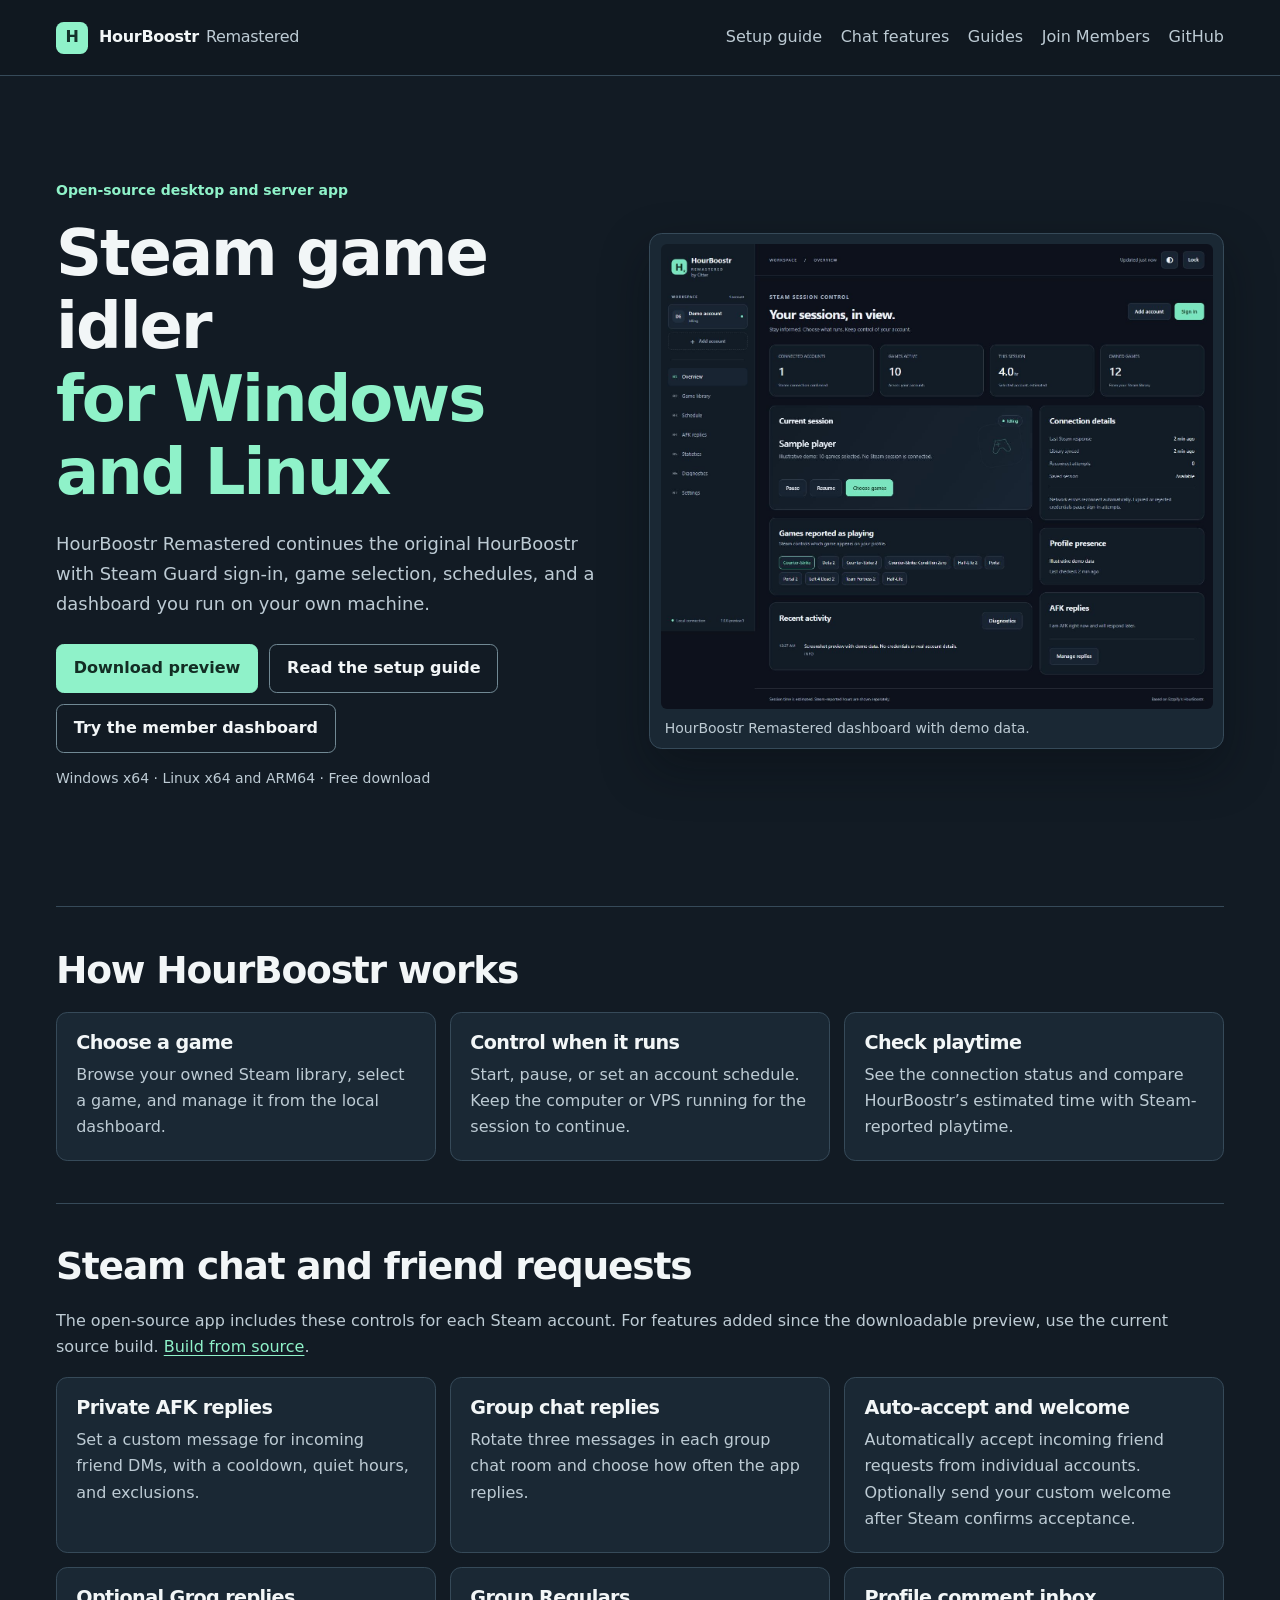
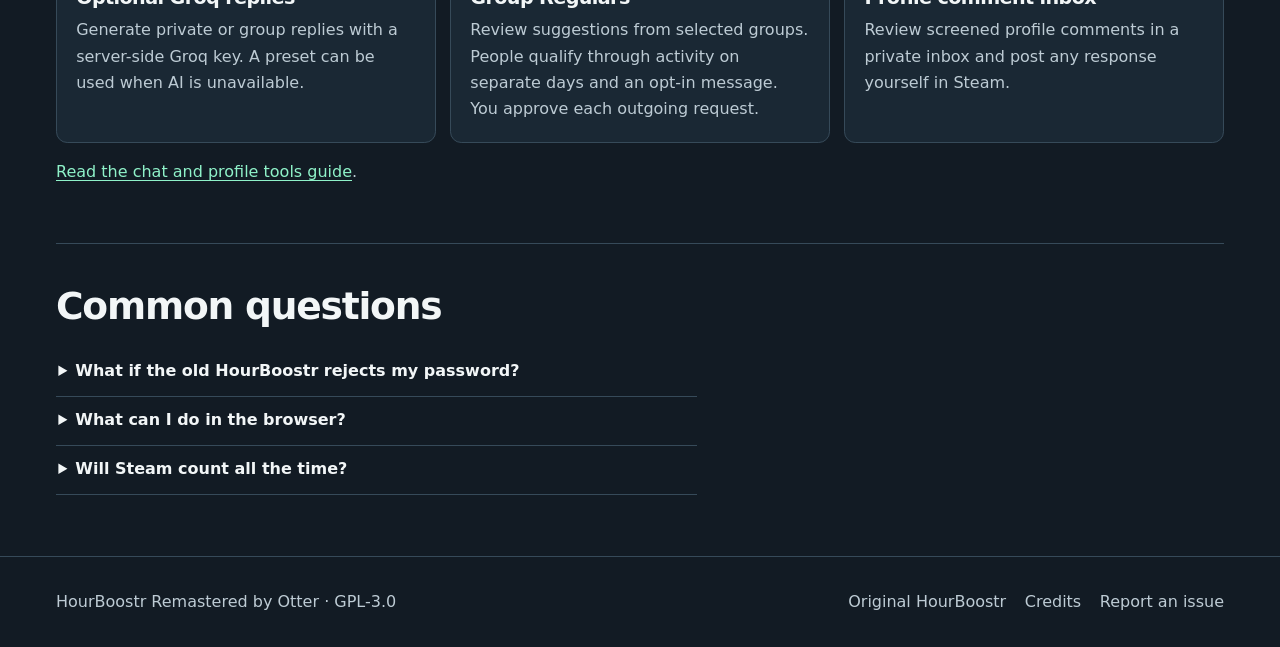
<file: index.html>
<!doctype html>
<html lang="en">
<head>
  <meta charset="utf-8">
  <meta name="viewport" content="width=device-width, initial-scale=1">
  <meta name="theme-color" content="#121b24">
  <title>Steam Game Idler for Windows and Linux | HourBoostr Remastered</title>
  <meta name="description" content="Download HourBoostr Remastered, an open-source, self-hosted Steam game idler for Windows and Linux. See setup steps, Steam Guard troubleshooting, and playtime controls.">
  <link rel="canonical" href="https://otter-supremacy.github.io/HourBoostr-Remastered/">
  <meta property="og:type" content="website">
  <meta property="og:site_name" content="HourBoostr Remastered">
  <meta property="og:title" content="Steam Game Idler for Windows and Linux | HourBoostr Remastered">
  <meta property="og:description" content="Download HourBoostr Remastered, an open-source, self-hosted Steam game idler for Windows and Linux. See setup steps, Steam Guard troubleshooting, and playtime controls.">
  <meta property="og:url" content="https://otter-supremacy.github.io/HourBoostr-Remastered/">
  <meta property="og:image" content="https://otter-supremacy.github.io/HourBoostr-Remastered/assets/dashboard-preview.jpg">
  <meta property="og:image:alt" content="HourBoostr Remastered dashboard showing example data">
  <meta name="twitter:card" content="summary_large_image">
  <link rel="stylesheet" href="assets/styles.css">
</head>
<body>
  <a class="skip" href="#main">Skip to content</a>
  <header class="site-header">
    <div class="wrap header-inner">
      <a class="brand" href="./"><span class="mark" aria-hidden="true">H</span> HourBoostr <span class="brand-sub">Remastered</span></a>
      <nav aria-label="Main navigation">
        <a href="steam-idler-setup/">Setup guide</a>
        <a href="#chat-features">Chat features</a>
        <a href="https://hourboostr.pages.dev/guides/">Guides</a>
        <a href="https://hourboostr.pages.dev/">Join Members</a>
        <a href="https://github.com/otter-supremacy/HourBoostr-Remastered">GitHub</a>
      </nav>
    </div>
  </header>
  <main id="main">
    <section class="wrap hero" aria-labelledby="hero-title">
      <div class="hero-copy">
        <p class="eyebrow">Open-source desktop and server app</p>
        <h1 id="hero-title">Steam game idler<br> <span>for Windows and Linux</span></h1>
        <p class="intro">HourBoostr Remastered continues the original HourBoostr with Steam Guard sign-in, game selection, schedules, and a dashboard you run on your own machine.</p>
        <div class="actions">
          <a class="button primary" href="https://github.com/otter-supremacy/HourBoostr-Remastered/releases/tag/v1.0.0-preview.1">Download preview</a>
          <a class="button" href="steam-idler-setup/">Read the setup guide</a>
          <a class="button" href="https://hourboostr.pages.dev/">Try the member dashboard</a>
        </div>
        <p class="release-note">Windows x64 · Linux x64 and ARM64 · Free download</p>
      </div>
      <figure class="preview">
        <img src="assets/dashboard-preview.jpg" alt="Example HourBoostr dashboard with selected games, worker status, and playtime statistics" fetchpriority="high" width="1425" height="1201">
        <figcaption>HourBoostr Remastered dashboard with demo data.</figcaption>
      </figure>
    </section>
    <section class="wrap content" aria-labelledby="use-title">
      <h2 id="use-title">How HourBoostr works</h2>
      <div class="steps">
        <article><h3>Choose a game</h3><p>Browse your owned Steam library, select a game, and manage it from the local dashboard.</p></article>
        <article><h3>Control when it runs</h3><p>Start, pause, or set an account schedule. Keep the computer or VPS running for the session to continue.</p></article>
        <article><h3>Check playtime</h3><p>See the connection status and compare HourBoostr’s estimated time with Steam-reported playtime.</p></article>
      </div>
    </section>
    <section class="wrap content" id="chat-features" aria-labelledby="chat-title">
      <h2 id="chat-title">Steam chat and friend requests</h2>
      <p>The open-source app includes these controls for each Steam account. For features added since the downloadable preview, use the current source build. <a href="https://github.com/otter-supremacy/HourBoostr-Remastered/blob/main/docs/TUTORIAL.md#build-from-source">Build from source</a>.</p>
      <div class="steps">
        <article><h3>Private AFK replies</h3><p>Set a custom message for incoming friend DMs, with a cooldown, quiet hours, and exclusions.</p></article>
        <article><h3>Group chat replies</h3><p>Rotate three messages in each group chat room and choose how often the app replies.</p></article>
        <article><h3>Auto-accept and welcome</h3><p>Automatically accept incoming friend requests from individual accounts. Optionally send your custom welcome after Steam confirms acceptance.</p></article>
        <article><h3>Optional Groq replies</h3><p>Generate private or group replies with a server-side Groq key. A preset can be used when AI is unavailable.</p></article>
        <article><h3>Group Regulars</h3><p>Review suggestions from selected groups. People qualify through activity on separate days and an opt-in message. You approve each outgoing request.</p></article>
        <article><h3>Profile comment inbox</h3><p>Review screened profile comments in a private inbox and post any response yourself in Steam.</p></article>
      </div>
      <p><a href="https://github.com/otter-supremacy/HourBoostr-Remastered/blob/main/docs/CHAT-AND-PROFILE.md">Read the chat and profile tools guide</a>.</p>
    </section>
    <section class="wrap content questions" aria-labelledby="questions-title">
      <h2 id="questions-title">Common questions</h2>
      <details><summary>What if the old HourBoostr rejects my password?</summary><p>The remaster uses SteamKit’s modern sign-in flow. The preview was tested with password and Steam Guard sign-in on Windows. Check the <a href="steam-idler-setup/#signin">sign-in troubleshooting steps</a> if Steam still rejects the login.</p></details>
      <details><summary>What can I do in the browser?</summary><p>Sign up with Google to try the hosted member dashboard. It uses simulated Steam activity. To connect a Steam account, run the downloadable preview on your computer or VPS. <a href="https://hourboostr.pages.dev/">Open HourBoostr Members</a>.</p></details>
      <details><summary>Will Steam count all the time?</summary><p>Steam decides what playtime is credited. Valve’s agreement prohibits automation that inflates playtime, and Valve may restrict accounts for violations. <a href="https://store.steampowered.com/subscriber_agreement/#4">Read the Steam Subscriber Agreement</a>.</p></details>
    </section>
  </main>
  <footer class="site-footer">
    <div class="wrap footer-inner">
      <p>HourBoostr Remastered by Otter · GPL-3.0</p>
      <nav aria-label="Project links">
        <a href="https://github.com/Ezzpify/HourBoostr">Original HourBoostr</a>
        <a href="https://github.com/otter-supremacy/HourBoostr-Remastered/blob/main/CREDITS.md">Credits</a>
        <a href="https://github.com/otter-supremacy/HourBoostr-Remastered/issues">Report an issue</a>
      </nav>
    </div>
  </footer>
</body>
</html>
</file>
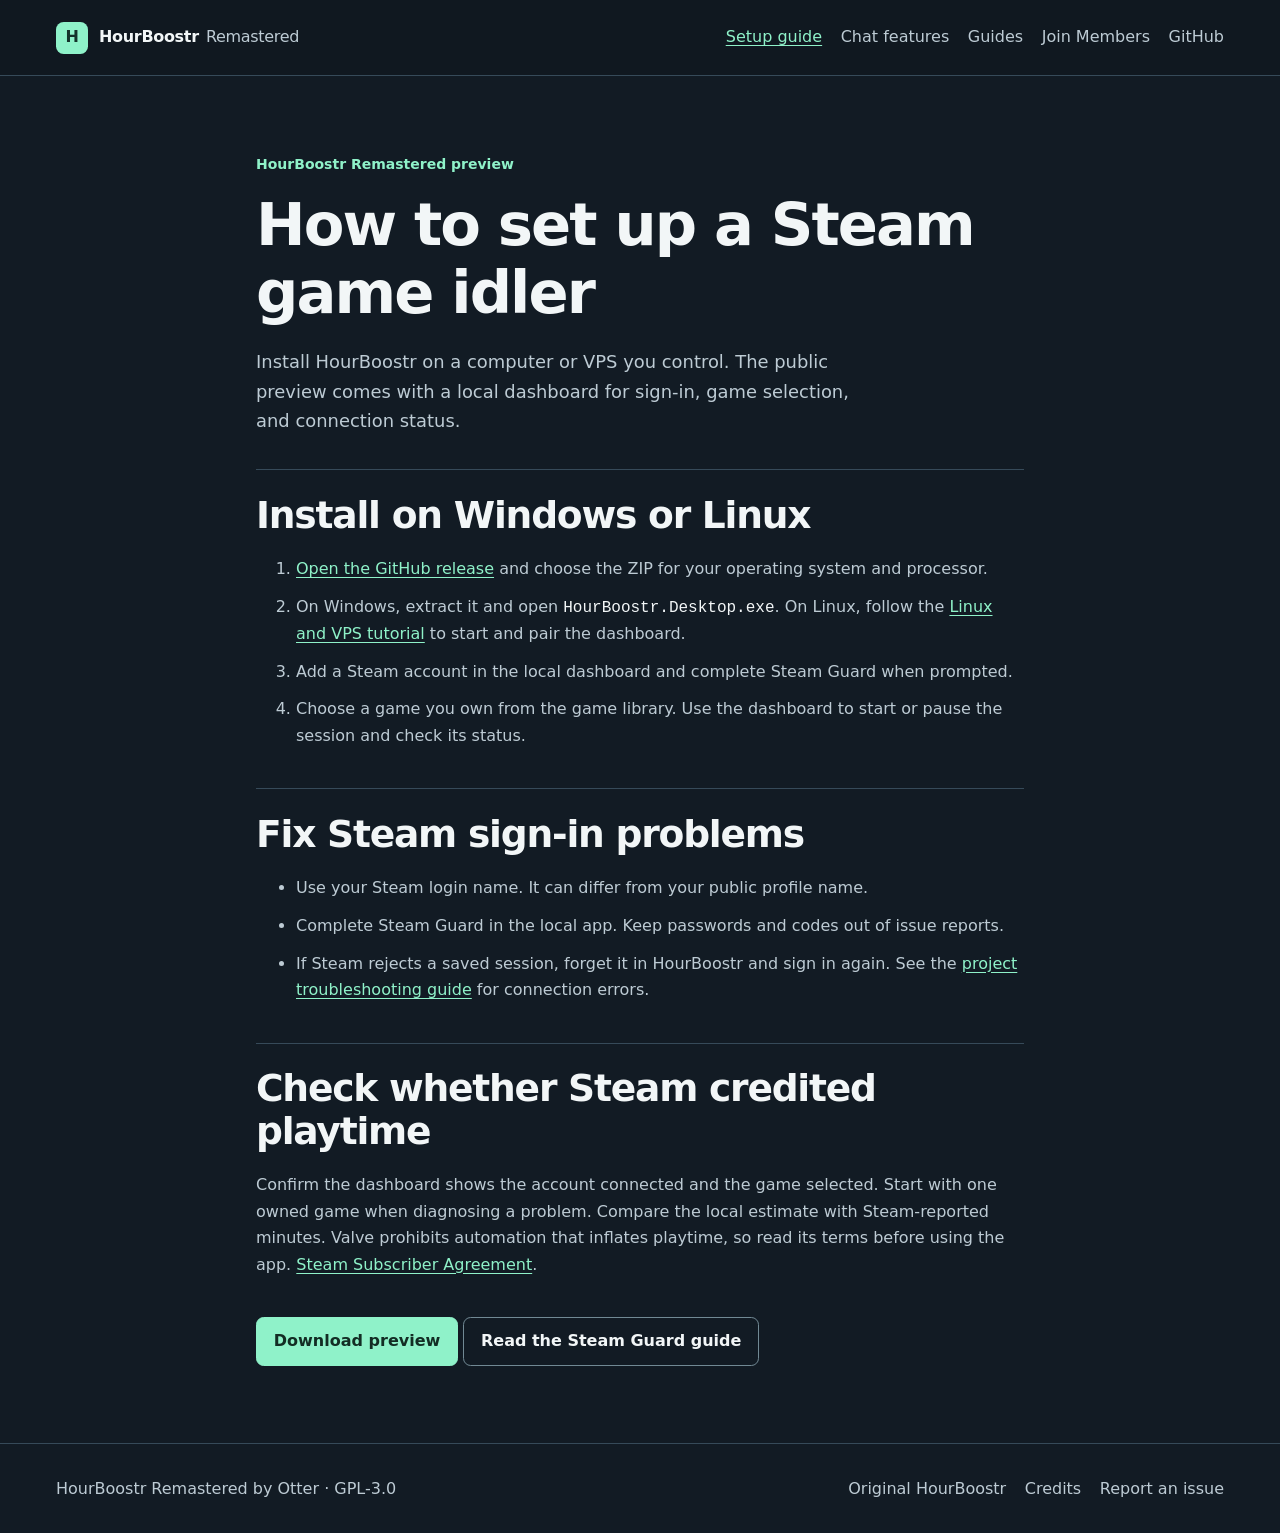
<file: steam-idler-setup/index.html>
<!doctype html>
<html lang="en">
<head>
  <meta charset="utf-8">
  <meta name="viewport" content="width=device-width, initial-scale=1">
  <meta name="theme-color" content="#121b24">
  <title>How to Set Up a Steam Game Idler | HourBoostr Remastered</title>
  <meta name="description" content="Set up the HourBoostr Steam game idler on Windows or Linux, sign in with Steam Guard, and troubleshoot connection or playtime issues.">
  <link rel="canonical" href="https://otter-supremacy.github.io/HourBoostr-Remastered/steam-idler-setup/">
  <meta property="og:type" content="website">
  <meta property="og:site_name" content="HourBoostr Remastered">
  <meta property="og:title" content="How to Set Up a Steam Game Idler | HourBoostr Remastered">
  <meta property="og:description" content="Set up the HourBoostr Steam game idler on Windows or Linux, sign in with Steam Guard, and troubleshoot connection or playtime issues.">
  <meta property="og:url" content="https://otter-supremacy.github.io/HourBoostr-Remastered/steam-idler-setup/">
  <meta property="og:image" content="https://otter-supremacy.github.io/HourBoostr-Remastered/assets/dashboard-preview.jpg">
  <meta property="og:image:alt" content="HourBoostr Remastered dashboard showing example data">
  <meta name="twitter:card" content="summary_large_image">
  <link rel="stylesheet" href="../assets/styles.css">
</head>
<body>
  <a class="skip" href="#main">Skip to content</a>
  <header class="site-header">
    <div class="wrap header-inner">
      <a class="brand" href="../"><span class="mark" aria-hidden="true">H</span> HourBoostr <span class="brand-sub">Remastered</span></a>
      <nav aria-label="Main navigation">
        <a href="./" aria-current="page">Setup guide</a>
        <a href="../#chat-features">Chat features</a>
        <a href="https://hourboostr.pages.dev/guides/">Guides</a>
        <a href="https://hourboostr.pages.dev/">Join Members</a>
        <a href="https://github.com/otter-supremacy/HourBoostr-Remastered">GitHub</a>
      </nav>
    </div>
  </header>
  <main class="wrap guide" id="main">
    <p class="eyebrow">HourBoostr Remastered preview</p>
    <h1>How to set up a Steam game idler</h1>
    <p class="intro">Install HourBoostr on a computer or VPS you control. The public preview comes with a local dashboard for sign-in, game selection, and connection status.</p>
    <section aria-labelledby="install">
      <h2 id="install">Install on Windows or Linux</h2>
      <ol>
        <li><a href="https://github.com/otter-supremacy/HourBoostr-Remastered/releases/tag/v1.0.0-preview.1">Open the GitHub release</a> and choose the ZIP for your operating system and processor.</li>
        <li>On Windows, extract it and open <code>HourBoostr.Desktop.exe</code>. On Linux, follow the <a href="https://github.com/otter-supremacy/HourBoostr-Remastered/blob/main/docs/TUTORIAL.md#linux-and-vps">Linux and VPS tutorial</a> to start and pair the dashboard.</li>
        <li>Add a Steam account in the local dashboard and complete Steam Guard when prompted.</li>
        <li>Choose a game you own from the game library. Use the dashboard to start or pause the session and check its status.</li>
      </ol>
    </section>
    <section aria-labelledby="signin">
      <h2 id="signin">Fix Steam sign-in problems</h2>
      <ul>
        <li>Use your Steam login name. It can differ from your public profile name.</li>
        <li>Complete Steam Guard in the local app. Keep passwords and codes out of issue reports.</li>
        <li>If Steam rejects a saved session, forget it in HourBoostr and sign in again. See the <a href="https://github.com/otter-supremacy/HourBoostr-Remastered/blob/main/docs/TROUBLESHOOTING.md">project troubleshooting guide</a> for connection errors.</li>
      </ul>
    </section>
    <section aria-labelledby="playtime">
      <h2 id="playtime">Check whether Steam credited playtime</h2>
      <p>Confirm the dashboard shows the account connected and the game selected. Start with one owned game when diagnosing a problem. Compare the local estimate with Steam-reported minutes. Valve prohibits automation that inflates playtime, so read its terms before using the app. <a href="https://store.steampowered.com/subscriber_agreement/#4">Steam Subscriber Agreement</a>.</p>
    </section>
    <a class="button primary" href="https://github.com/otter-supremacy/HourBoostr-Remastered/releases/tag/v1.0.0-preview.1">Download preview</a>
    <a class="button" href="https://hourboostr.pages.dev/guides/hourboostr-steam-guard-login/">Read the Steam Guard guide</a>
  </main>
  <footer class="site-footer">
    <div class="wrap footer-inner">
      <p>HourBoostr Remastered by Otter · GPL-3.0</p>
      <nav aria-label="Project links">
        <a href="https://github.com/Ezzpify/HourBoostr">Original HourBoostr</a>
        <a href="https://github.com/otter-supremacy/HourBoostr-Remastered/blob/main/CREDITS.md">Credits</a>
        <a href="https://github.com/otter-supremacy/HourBoostr-Remastered/issues">Report an issue</a>
      </nav>
    </div>
  </footer>
</body>
</html>
</file>
<file: assets/styles.css>
* { box-sizing: border-box; }
:root { color-scheme: dark; --bg: #121b24; --panel: #1a2834; --line: #364a59; --quiet: #bdcbd4; --paper: #f2f6f7; --mint: #8ff2c9; font: 1rem/1.65 system-ui, -apple-system, "Segoe UI", sans-serif; }
body { margin: 0; background: var(--bg); color: var(--paper); }
.wrap { width: min(100% - 2.5rem, 73rem); margin-inline: auto; }
a { color: var(--mint); text-underline-offset: .2em; }
:focus-visible { outline: 3px solid #ffdb8a; outline-offset: 4px; border-radius: .2rem; }
.skip { position: absolute; top: .6rem; left: .6rem; z-index: 10; transform: translateY(-170%); background: var(--bg); padding: .7rem; }
.skip:focus { transform: none; }
.site-header { border-bottom: 1px solid var(--line); background: #101820; }
.header-inner, .footer-inner { display: flex; align-items: center; justify-content: space-between; gap: .55rem 1.5rem; flex-wrap: wrap; }
.header-inner { min-height: 4.7rem; padding-block: .5rem; }
.brand { display: inline-flex; align-items: center; gap: .45rem; text-decoration: none; color: var(--paper); font-weight: 760; letter-spacing: -.02em; }
.brand-sub { color: var(--quiet); font-weight: 500; }
.mark { display: grid; place-items: center; width: 2rem; height: 2rem; margin-right: .24rem; background: var(--mint); color: #14322a; border-radius: .48rem; font-weight: 850; }
nav { display: flex; flex-wrap: wrap; gap: 0 1.16rem; }
nav a { min-height: 44px; display: inline-flex; align-items: center; color: var(--quiet); text-decoration: none; }
nav a:hover, nav a[aria-current="page"] { color: var(--mint); text-decoration: underline; }
.hero { padding-block: clamp(3rem, 8vw, 7rem); display: grid; grid-template-columns: 1fr 1.06fr; gap: clamp(1.8rem, 4vw, 4rem); align-items: center; }
.eyebrow { font-size: .875rem; font-weight: 750; color: var(--mint); margin: 0 0 .95rem; }
h1, h2, h3 { line-height: 1.14; letter-spacing: -.032em; }
h1 { font-size: clamp(2.5rem, 5vw, 4.5rem); margin: 0 0 1.3rem; }
.hero h1 span { color: var(--mint); }
h2 { font-size: clamp(1.55rem, 3vw, 2.35rem); margin: 0 0 1.25rem; }
h3 { font-size: 1.2rem; margin: 0 0 .5rem; }
p, li { color: var(--quiet); }
.intro { font-size: 1.12rem; max-width: 55ch; }
.actions { display: flex; flex-wrap: wrap; gap: .7rem; margin-top: 1.6rem; }
.button { min-height: 48px; display: inline-flex; align-items: center; padding: .64rem 1.05rem; border: 1px solid #718994; border-radius: .48rem; text-decoration: none; color: var(--paper); font-weight: 750; }
.button:hover { border-color: var(--mint); }
.primary { background: var(--mint); color: #132d24; border-color: var(--mint); }
.primary:hover { background: #b8ffdf; }
.release-note, figcaption { font-size: .875rem; color: var(--quiet); }
.preview { margin: 0; padding: .65rem .65rem .5rem; background: var(--panel); border: 1px solid var(--line); border-radius: .8rem; box-shadow: 0 20px 48px #050a105e; }
.preview img { display: block; max-width: 100%; width: 100%; height: auto; border-radius: .38rem; }
figcaption { padding: .5rem .25rem 0; }
.content { padding-block: 2.6rem; border-top: 1px solid var(--line); }
.steps { display: grid; grid-template-columns: repeat(3,minmax(0, 1fr)); gap: .9rem; }
.steps article { border: 1px solid var(--line); border-radius: .7rem; background: var(--panel); padding: 1.2rem; }
.steps p { margin: 0; }
.questions { padding-bottom: 3.8rem; }
details { border-bottom: 1px solid var(--line); max-width: 63ch; }
summary { cursor: pointer; min-height: 48px; padding: .6rem .15rem; font-weight: 670; }
details p { margin-top: .1rem; }
.guide { max-width: 48rem; padding-block: clamp(2.5rem, 6vw, 5rem); }
.guide h1 { font-size: clamp(2.4rem, 5vw, 3.7rem); }
.guide section { padding-block: 1.45rem; border-top: 1px solid var(--line); }
.guide section:first-of-type { margin-top: 2.1rem; }
.guide li + li { margin-top: .7rem; }
code { overflow-wrap: anywhere; color: var(--paper); }
.site-footer { padding-block: 1rem; border-top: 1px solid var(--line); }
@media (max-width: 51rem) { .hero { grid-template-columns: 1fr; } .steps { grid-template-columns: 1fr; } .hero h1 br { display: none; } }
@media (max-width: 32rem) { .wrap { width: calc(100% - 2rem); } .actions .button { flex: 1 1 100%; justify-content: center; } }
</file>
